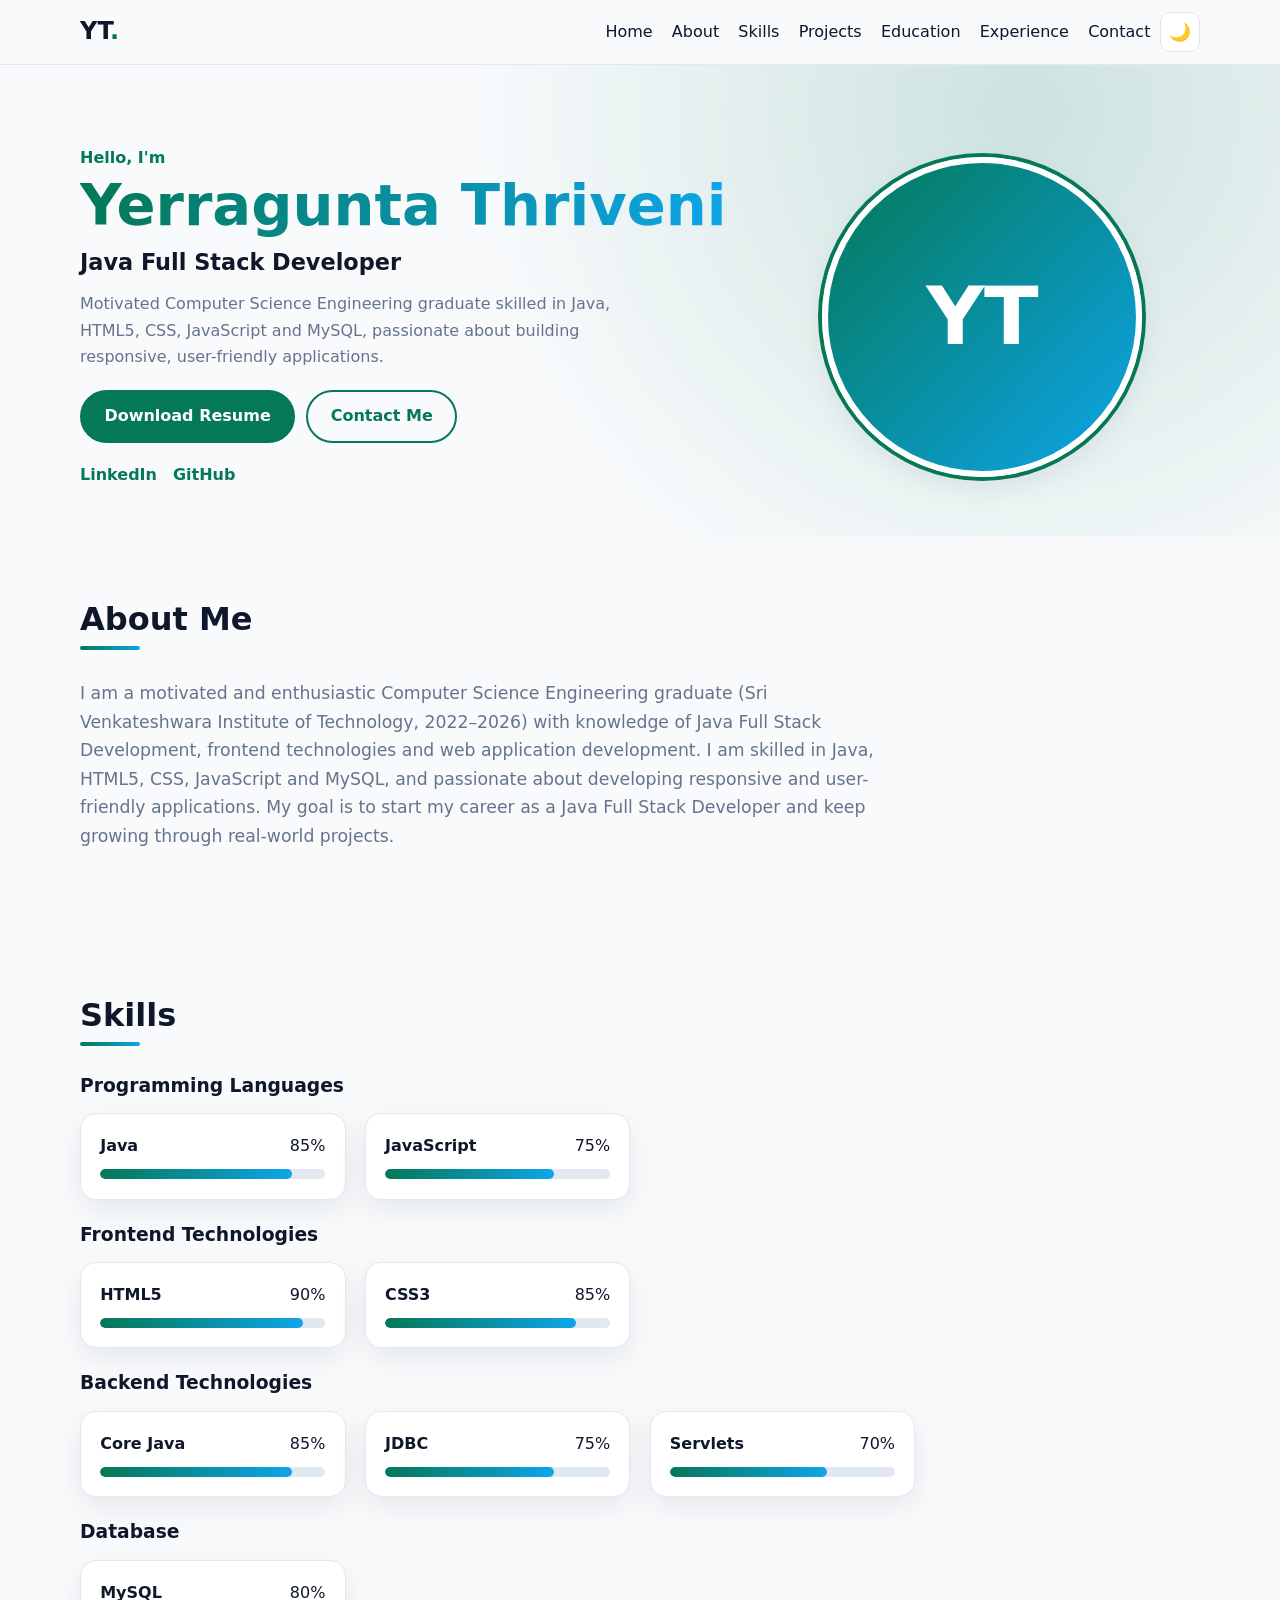
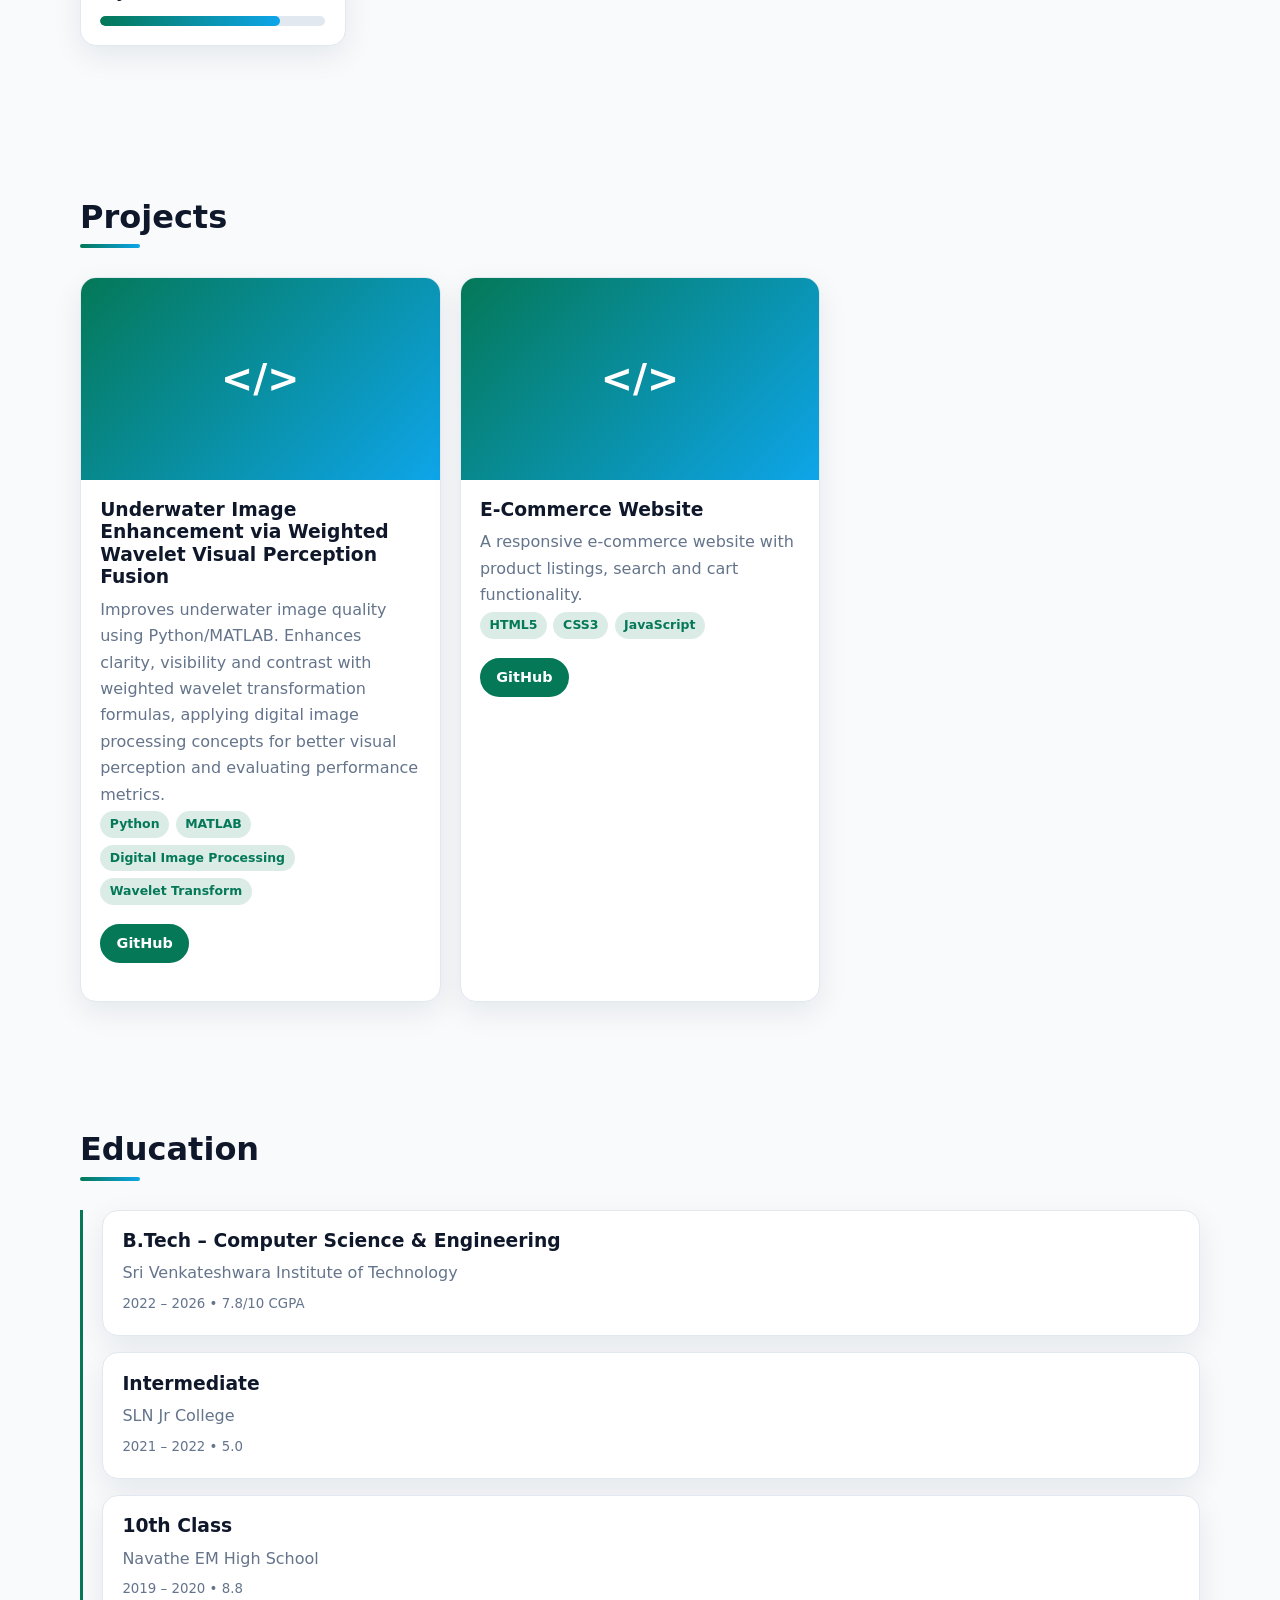
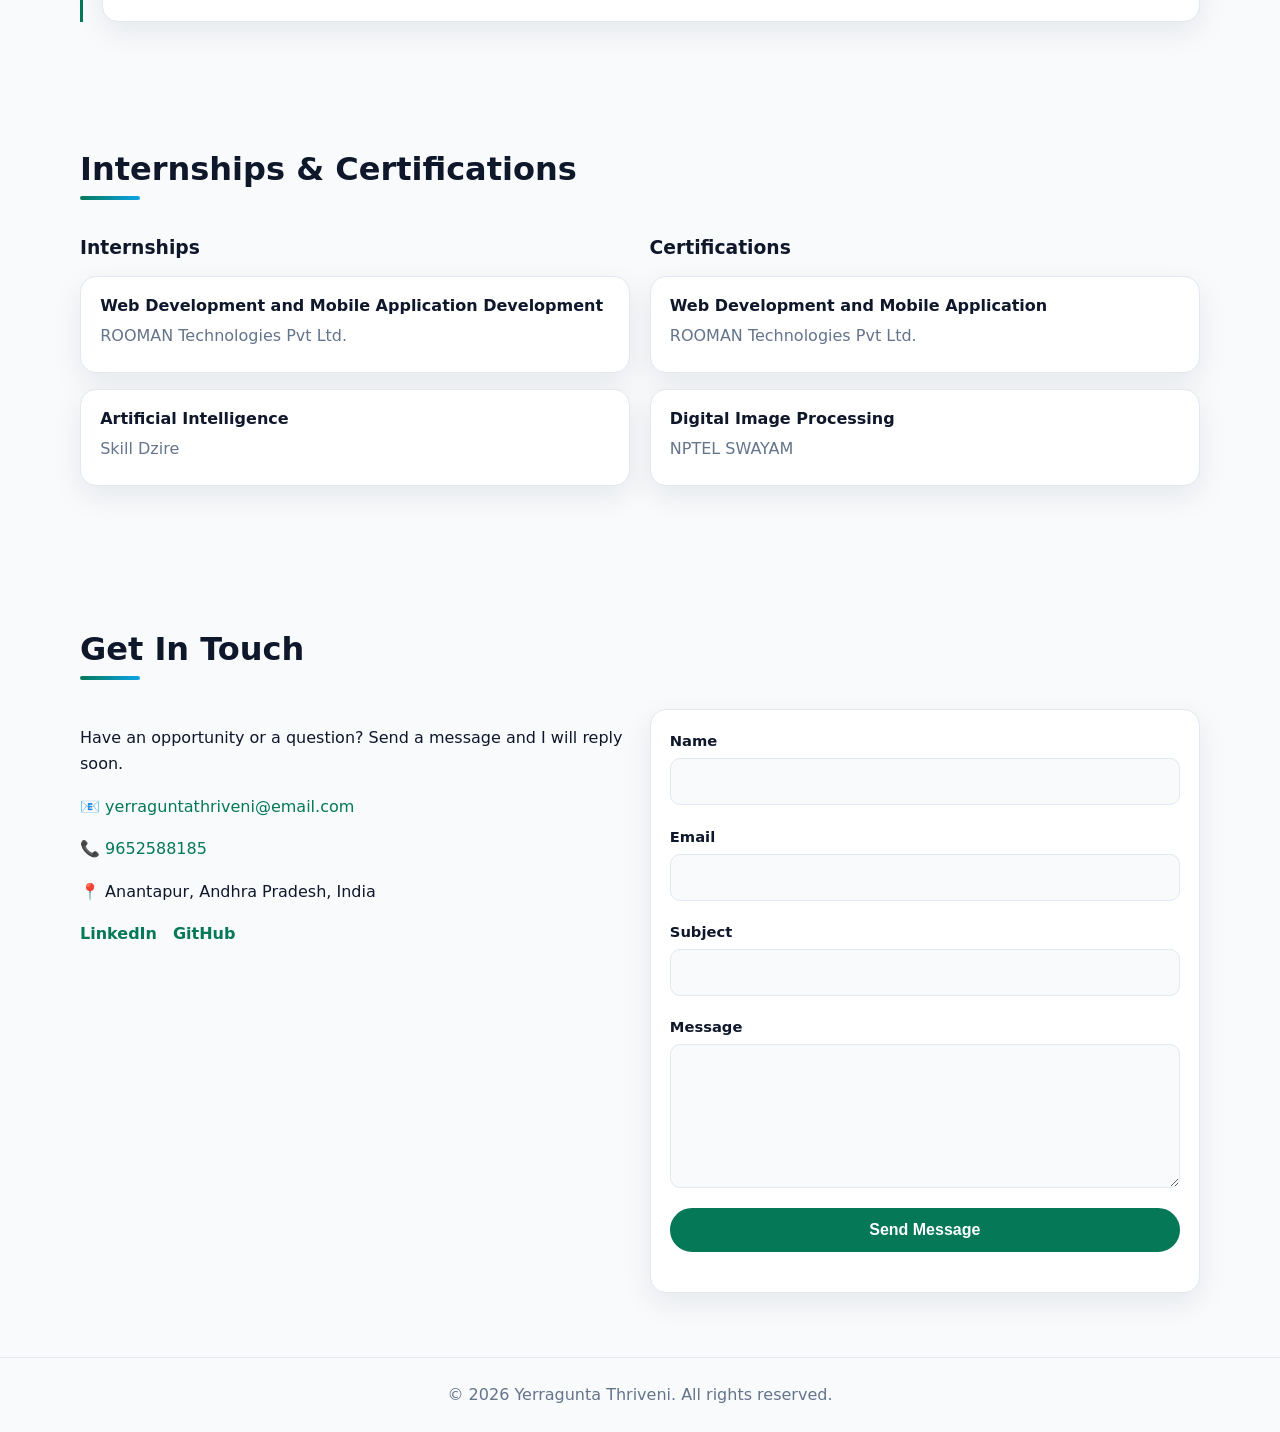
<file: index.html>
<!doctype html><html lang="en"><head><meta charset="UTF-8"><meta name="viewport" content="width=device-width,initial-scale=1">
<title>Yerragunta Thriveni | Java Full Stack Developer</title>
<meta name="description" content="Portfolio of Yerragunta Thriveni, a Computer Science Engineering graduate and aspiring Java Full Stack Developer: skills, projects, education and contact.">
<meta property="og:title" content="Yerragunta Thriveni | Java Full Stack Developer"><meta property="og:type" content="website"><meta name="theme-color" content="#4f46e5">
<link rel="stylesheet" href="css/style.css"></head><body>
<header class="nav"><div class="wrap navin"><a href="#home" class="logo" id="logo"></a>
<nav class="links" id="links" aria-label="Main"><a href="#home">home</a><a href="#about">about</a><a href="#skills">skills</a><a href="#projects">projects</a><a href="#education">education</a><a href="#experience">experience</a><a href="#contact">contact</a></nav>
<button class="ic" id="theme" aria-label="Toggle dark mode">🌙</button><button class="ic burger" id="burger" aria-label="Menu" aria-expanded="false">☰</button></div></header>
<main>
<section id="home" class="hero"><div class="wrap heroin"><div class="rv"><p class="hi">Hello, I'm</p><h1 id="name"></h1><h2 class="role" id="role"></h2><p class="lead" id="intro"></p>
<div class="btns" id="hbtns"></div><div class="soc" id="soc"></div></div><div class="photo rv" id="photo"></div></div></section>
<section id="about" class="sec"><div class="wrap"><h2 class="rv">About Me</h2><p class="rv about" id="about-t"></p></div></section>
<section id="skills" class="sec"><div class="wrap"><h2 class="rv">Skills</h2><div id="sk"></div></div></section>
<section id="projects" class="sec"><div class="wrap"><h2 class="rv">Projects</h2><div class="grid pj" id="pj"></div></div></section>
<section id="education" class="sec"><div class="wrap"><h2 class="rv">Education</h2><div class="tl" id="ed"></div></div></section>
<section id="experience" class="sec"><div class="wrap"><h2 class="rv">Internships &amp; Certifications</h2><div class="grid two"><div><h3 class="sub">Internships</h3><div id="in"></div></div><div><h3 class="sub">Certifications</h3><div id="ce"></div></div></div></div></section>
<section id="contact" class="sec"><div class="wrap"><h2 class="rv">Get In Touch</h2><div class="grid two"><div class="rv ci" id="ci"></div>
<form class="card form rv" id="cf" novalidate><label>Name<input name="name" autocomplete="name"><em></em></label><label>Email<input name="email" type="email" autocomplete="email"><em></em></label>
<label>Subject<input name="subject"><em></em></label><label>Message<textarea name="message" rows="5"></textarea><em></em></label><button class="btn">Send Message</button><p id="cs" role="status"></p></form></div></div></section>
</main><footer class="foot"><div class="wrap" id="foot"></div></footer>
<script src="js/data.js"></script><script src="js/main.js"></script></body></html>
</file>
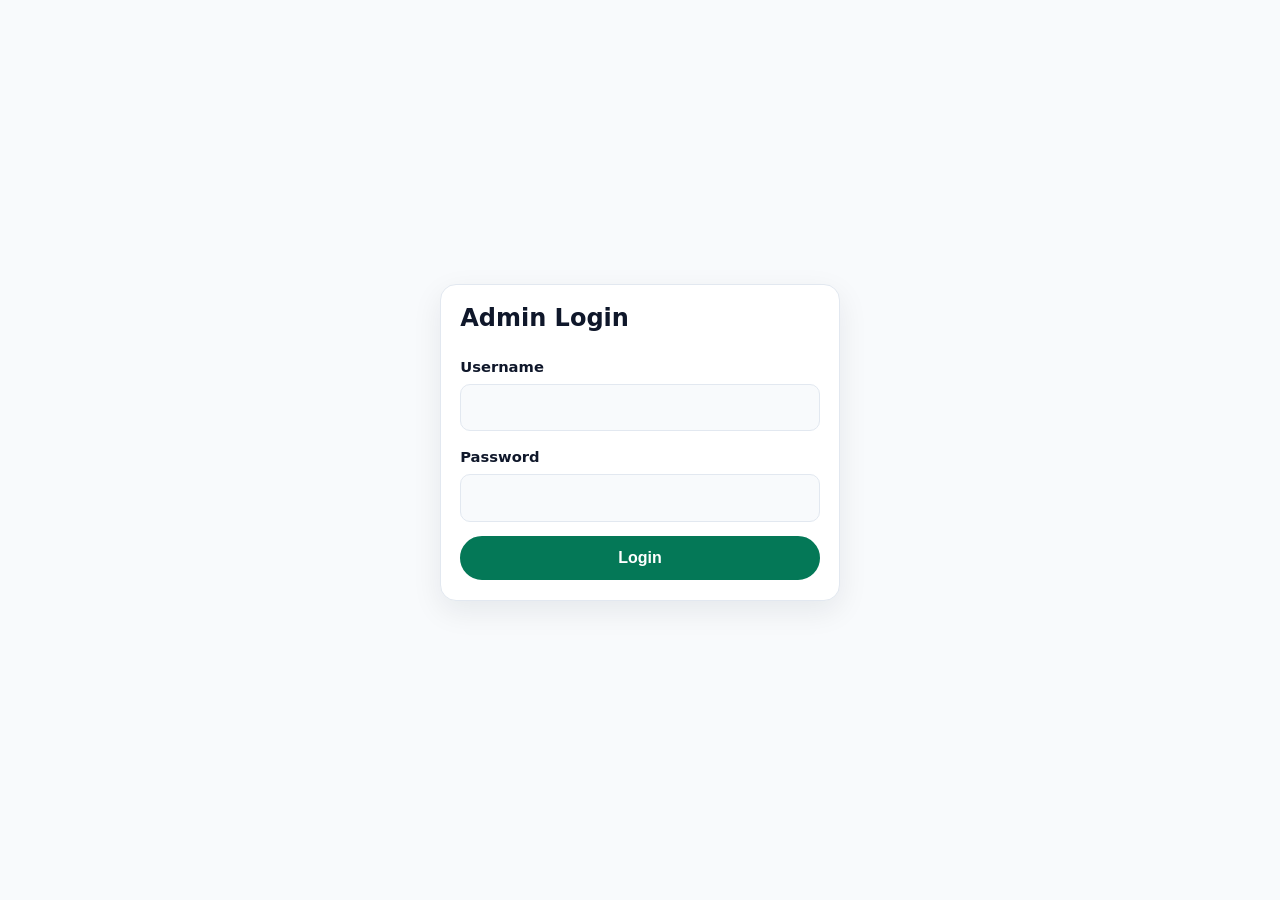
<file: admin.html>
<!doctype html><html lang="en"><head><meta charset="UTF-8"><meta name="viewport" content="width=device-width,initial-scale=1"><title>Admin</title><meta name="robots" content="noindex,nofollow">
<link rel="stylesheet" href="css/style.css"></head><body><div id="app"></div><script src="js/data.js"></script><script src="js/admin.js"></script></body></html>
</file>
<file: css/style.css>
:root{--bg:#f8fafc;--bg2:#fff;--tx:#0f172a;--mu:#64748b;--pr:#4f46e5;--pr2:#06b6d4;--bd:#e2e8f0;--sh:0 10px 30px rgba(15,23,42,.08);--r:16px}
[data-theme=dark]{--bg:#0b1020;--bg2:#131a2e;--tx:#e6eaf5;--mu:#94a3b8;--pr:#818cf8;--pr2:#22d3ee;--bd:#243049;--sh:0 10px 30px rgba(0,0,0,.4)}
*{box-sizing:border-box}html{scroll-behavior:smooth;scroll-padding-top:70px}
body{margin:0;font:16px/1.65 system-ui,-apple-system,"Segoe UI",Roboto,sans-serif;background:var(--bg);color:var(--tx);transition:background .3s,color .3s}
a{color:var(--pr);text-decoration:none}img{max-width:100%}h1,h2,h3,h4{line-height:1.2;margin:0 0 .5rem}
.wrap{width:min(1120px,92%);margin:auto}.center{min-height:100vh;display:grid;place-items:center;padding:1rem}
.nav{position:sticky;top:0;z-index:50;background:color-mix(in srgb,var(--bg) 85%,transparent);backdrop-filter:blur(12px);border-bottom:1px solid var(--bd)}
.navin{display:flex;align-items:center;gap:.6rem;height:64px}.logo{font-weight:800;font-size:1.5rem;color:var(--tx)}.logo span{color:var(--pr)}
.links{margin-left:auto;display:flex;gap:1.2rem}.links a{color:var(--tx);text-transform:capitalize;font-weight:500;position:relative}
.links a:after{content:"";position:absolute;left:0;bottom:-4px;height:2px;width:0;background:var(--pr);transition:.3s}.links a:hover:after{width:100%}
.ic{background:var(--bg2);border:1px solid var(--bd);border-radius:10px;width:40px;height:40px;cursor:pointer;font-size:1.1rem;color:var(--tx)}.burger{display:none}
.hero{padding:5rem 0 3rem;background:radial-gradient(circle at 80% 10%,color-mix(in srgb,var(--pr) 18%,transparent),transparent 50%)}
.heroin{display:grid;grid-template-columns:1.2fr .8fr;gap:2rem;align-items:center}.hi{color:var(--pr);font-weight:600;margin:0}
h1{font-size:clamp(2.2rem,5vw,3.6rem);background:linear-gradient(90deg,var(--pr),var(--pr2));-webkit-background-clip:text;background-clip:text;color:transparent}
.role{font-size:1.4rem;font-weight:600}.lead{color:var(--mu);max-width:56ch}.photo{display:grid;place-items:center}
.photo img,.ph{width:min(320px,70vw);aspect-ratio:1;border-radius:50%;object-fit:cover;border:6px solid var(--bg2);box-shadow:0 0 0 4px var(--pr),var(--sh);animation:fl 6s ease-in-out infinite}
.ph{display:grid;place-items:center;font-size:5rem;font-weight:800;color:#fff;background:linear-gradient(135deg,var(--pr),var(--pr2))}@keyframes fl{50%{transform:translateY(-10px)}}
.btns{display:flex;flex-wrap:wrap;gap:.7rem;margin:1.2rem 0}.btn{display:inline-block;border:2px solid var(--pr);background:var(--pr);color:#fff;padding:.7rem 1.4rem;border-radius:999px;font-weight:600;cursor:pointer;font-size:1rem;transition:.25s}
.btn:hover{transform:translateY(-2px);box-shadow:0 8px 20px color-mix(in srgb,var(--pr) 40%,transparent)}.btn.ghost{background:transparent;color:var(--pr)}.btn.sm{padding:.35rem .9rem;font-size:.9rem;margin:0}
.btn.dis{opacity:.55;cursor:default}.btn.danger{background:#dc2626;border-color:#dc2626;color:#fff}
.soc{display:flex;gap:1rem;font-weight:600}.sec{padding:4rem 0}.sec h2{font-size:2rem;margin-bottom:1.8rem}
.sec h2:after{content:"";display:block;width:60px;height:4px;border-radius:4px;background:linear-gradient(90deg,var(--pr),var(--pr2));margin-top:.5rem}
.about{max-width:75ch;color:var(--mu);font-size:1.08rem}.grid{display:grid;gap:1.2rem}.sk{grid-template-columns:repeat(auto-fill,minmax(240px,1fr))}.pj{grid-template-columns:repeat(auto-fill,minmax(320px,1fr))}.two{grid-template-columns:repeat(auto-fit,minmax(300px,1fr))}.st{grid-template-columns:repeat(auto-fill,minmax(170px,1fr))}
.card{background:var(--bg2);border:1px solid var(--bd);border-radius:var(--r);padding:1.2rem;box-shadow:var(--sh);transition:.3s;margin-bottom:1rem}.grid>.card{margin:0}.card:hover{transform:translateY(-4px)}
.card p{margin:.2rem 0;color:var(--mu)}.row{display:flex;justify-content:space-between;align-items:center;gap:.8rem}
.bar{height:10px;background:var(--bd);border-radius:10px;margin-top:.6rem;overflow:hidden}.bar i{display:block;height:100%;border-radius:10px;background:linear-gradient(90deg,var(--pr),var(--pr2));transform-origin:left;transform:scaleX(0);transition:transform 1.2s}
.in .bar i{transform:scaleX(1)}.pc{padding:0;overflow:hidden}.pc img,.pimg{width:100%;aspect-ratio:16/9;object-fit:cover;display:grid;place-items:center;font-size:2.4rem;font-weight:700;color:#fff;background:linear-gradient(135deg,var(--pr),var(--pr2))}.pb{padding:1.2rem}
.tags{display:flex;flex-wrap:wrap;gap:.4rem}.tags span{font-size:.78rem;padding:.2rem .6rem;border-radius:999px;background:color-mix(in srgb,var(--pr) 14%,transparent);color:var(--pr);font-weight:600}
.tl{display:grid;gap:1rem;border-left:3px solid var(--pr);padding-left:1.2rem}.tl .card{margin:0}.sub{margin:.5rem 0 1rem}small{color:var(--mu)}
.form{display:grid;gap:.9rem}.form label{display:grid;gap:.3rem;font-weight:600;font-size:.92rem}
input,textarea{font:inherit;padding:.65rem .8rem;border:1px solid var(--bd);border-radius:10px;background:var(--bg);color:var(--tx);width:100%}input:focus,textarea:focus,button:focus-visible,a:focus-visible{outline:3px solid color-mix(in srgb,var(--pr) 55%,transparent);outline-offset:1px}
[aria-invalid=true]{border-color:#dc2626}em{color:#dc2626;font-weight:400;font-style:normal}.ok{color:#16a34a;font-weight:600}.bad{color:#dc2626;font-weight:600}.ci p{color:var(--tx)}
.foot{padding:1.5rem 0;text-align:center;color:var(--mu);border-top:1px solid var(--bd)}
.rv{opacity:0;transform:translateY(26px);transition:opacity .7s,transform .7s}.rv.in{opacity:1;transform:none}
.login{width:min(400px,100%)}.thumb{width:110px;height:110px;object-fit:cover;border-radius:12px}
.adm{display:grid;grid-template-columns:200px 1fr;min-height:100vh}.adm aside{background:var(--bg2);border-right:1px solid var(--bd);padding:1rem;display:flex;flex-direction:column;gap:.3rem;position:sticky;top:0;height:100vh;overflow:auto}
.adm aside button{text-align:left;text-transform:capitalize;background:none;border:0;padding:.55rem .8rem;border-radius:10px;color:var(--tx);font:inherit;cursor:pointer}.adm aside .on,.adm aside button:hover{background:color-mix(in srgb,var(--pr) 15%,transparent);color:var(--pr)}
.adm main{padding:1.5rem 0;width:min(900px,94%)}.stat b{display:block;font-size:1.6rem;color:var(--pr)}
.chart{display:flex;align-items:flex-end;gap:6px;height:180px;overflow-x:auto}.chart>div{flex:1;min-width:26px;height:100%;display:flex;flex-direction:column;justify-content:flex-end;align-items:center}.chart i{width:100%;background:linear-gradient(var(--pr2),var(--pr));border-radius:6px 6px 0 0;min-height:3px}.chart small{font-size:.65rem}
.tbl{overflow-x:auto}table{width:100%;border-collapse:collapse}th,td{text-align:left;padding:.5rem;border-bottom:1px solid var(--bd);white-space:nowrap}.item{margin-bottom:.7rem}.enq.unread{border-left:4px solid var(--pr)}
@media(max-width:820px){.heroin{grid-template-columns:1fr;text-align:center}.photo{order:-1}.lead{margin:auto}.btns,.soc{justify-content:center}.burger{display:block}
 .links{position:absolute;top:64px;left:0;right:0;flex-direction:column;background:var(--bg2);padding:1rem 4%;border-bottom:1px solid var(--bd);display:none;margin:0}.links.open{display:flex}#theme{margin-left:auto}
 .adm{grid-template-columns:1fr}.adm aside{position:static;height:auto;flex-direction:row;flex-wrap:wrap}}
@media(prefers-reduced-motion:reduce){*{animation:none!important;transition:none!important}.rv{opacity:1;transform:none}.bar i{transform:none}html{scroll-behavior:auto}}
select{font:inherit;padding:.65rem .8rem;border:1px solid var(--bd);border-radius:10px;background:var(--bg);color:var(--tx);width:100%}.sw{display:inline-block;width:46px;height:22px;border-radius:8px;margin-right:.5rem}code{word-break:break-all;font-size:.8rem;display:block;margin-top:.4rem}
</file>
